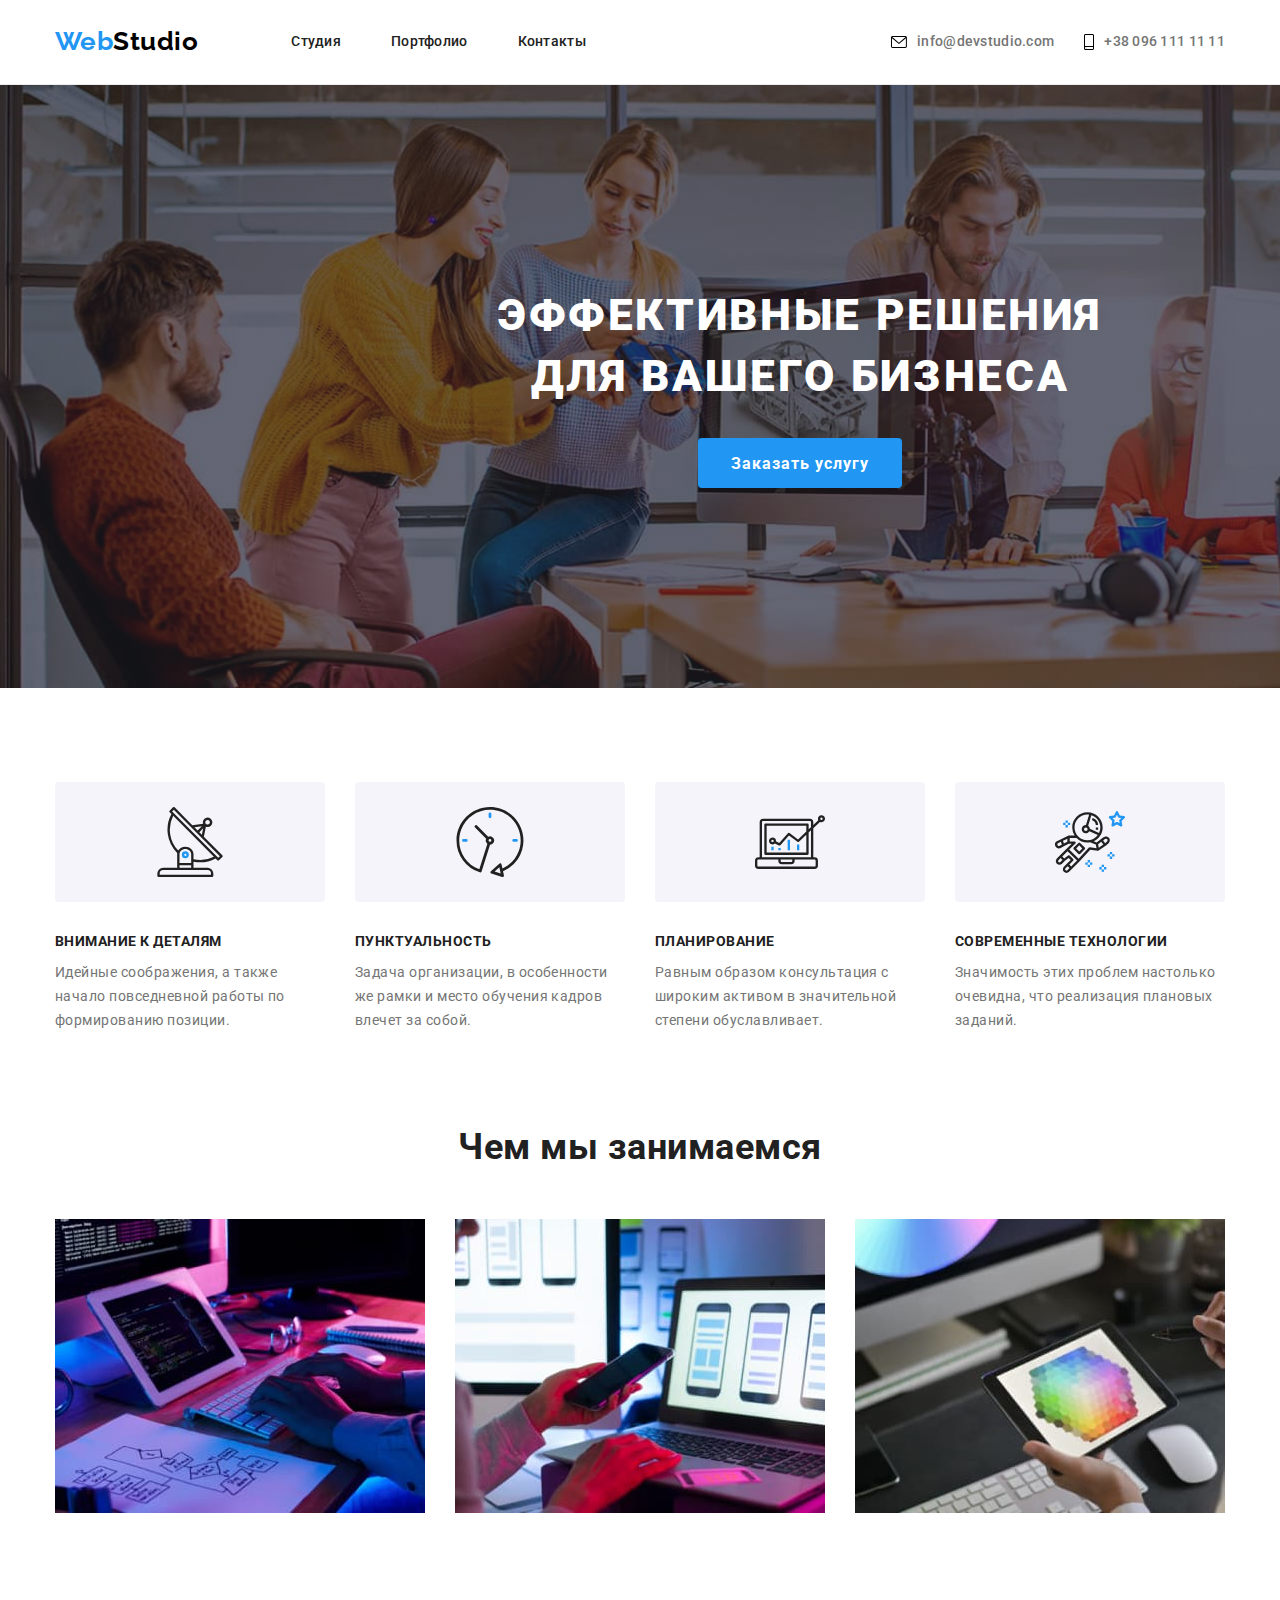
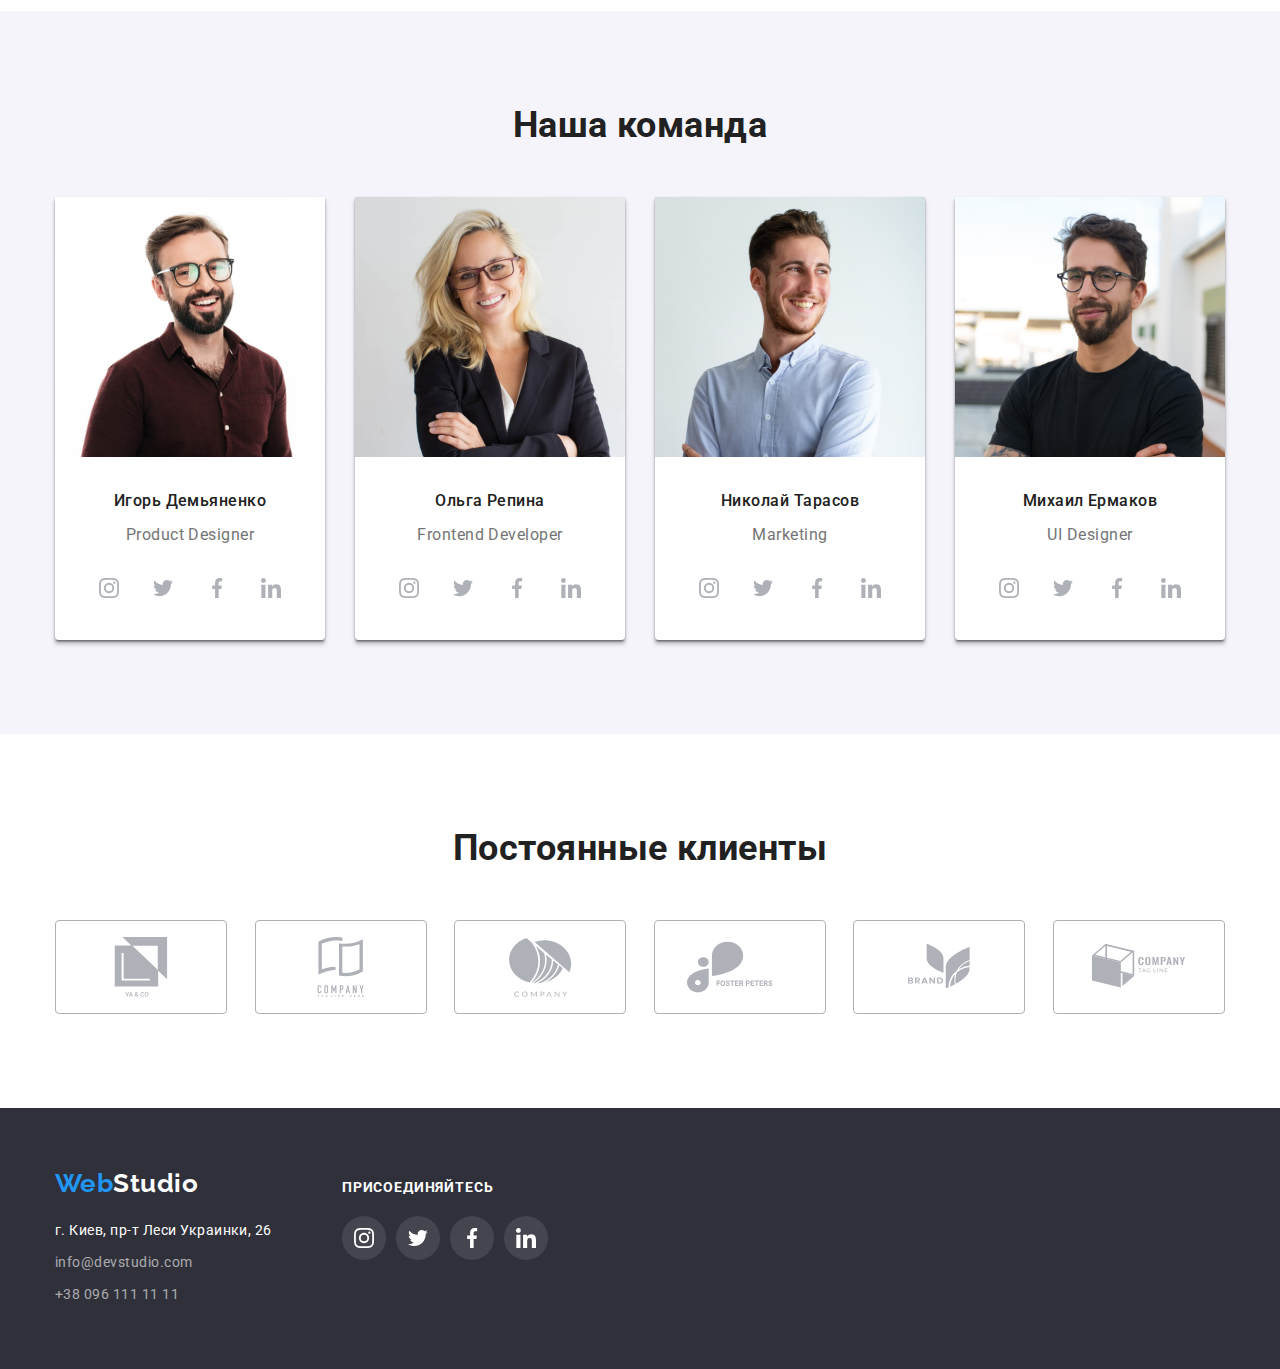
<file: index.html>
<!DOCTYPE html>
<html lang="ru">
<head>
    <meta charset="UTF-8">
    <meta http-equiv="X-UA-Compatible" content="IE=edge">
    <meta name="viewport" content="width=device-width, initial-scale=1.0">
    <title>Studio</title>
    <link 
    rel="preconnect" href="https://fonts.googleapis.com">
    <link 
    rel="preconnect" href="https://fonts.gstatic.com" crossorigin>
    <link 
    href="https://fonts.googleapis.com/css2?family=Raleway:wght@700&family=Roboto:wght@400;500;700;900&display=swap"
        rel="stylesheet">
    <link rel="stylesheet" href="https://cdnjs.cloudflare.com/ajax/libs/modern-normalize/1.1.0/modern-normalize.min.css">
    <link rel="stylesheet" href="./css/style.css">
    
</head>

<body>
    <header class="nav">
        <div class="container main-nav">
            <a class="link-logo" href="./">
                Web<span>Studio</span>
            </a>
            <ul class="nav-links">
                <li class="item">
                    <a href="./index.html" class="list">Студия</a>
                </li>
                <li class="item">
                    <a href="./portfolio.html" class="list">Портфолио</a>
                </li>
                <li class="item">
                    <a href="#" class="list">Контакты</a>
                </li>
            </ul>
            
            <ul class="nav-address">
                <li class="item">
                        <a href="mailto:info@devstudio.com" class="list">
                            <svg class="callback" width="16" height="12">
                                <use href="./images/symbol-defs_v2.svg#icon-envelope"></use>
                            </svg>
                            info@devstudio.com
                        </a>
                </li>
                <li class="item">
                    <a href="tel:380961111111" class="list">
                        <svg class="callback" width="10" height="16">
                            <use href="./images/symbol-defs_v2.svg#icon-smartphone"></use>
                        </svg>
                        +38 096 111 11 11</a>
                </li>
            </ul>
        </div>
    </header>

    <main>
        <section class="hero overlay">
                <div class="container hero-title">
                    <h1 class="title">ЭФФЕКТИВНЫЕ РЕШЕНИЯ <br> ДЛЯ ВАШЕГО БИЗНЕСА</h1>
                    <button type="button" class="button">Заказать услугу</button>
                </div>
            
        </section>

        <section class="functions">
            <div class="container quality">
                <h2 class="section-none">Особенности</h2>
                <ul class="quality-section">
                    <li class="style-quality">
                        <div class="style-quality-group">
                            <svg class="style-quality-title" width="70" height="70" >
                                <use href="./images/symbol-defs_v2.svg#icon-antenna"></use>
                            </svg>
                        </div>
                        <h3 class="section-quality">ВНИМАНИЕ К ДЕТАЛЯМ</h3>
                        <p class="message">Идейные соображения, а также начало повседневной работы по формированию позиции.</p>
                    </li>
                    <li class="style-quality">
                        <div class="style-quality-group">
                            <svg class="style-quality-title" width="70" height="70">
                                <use href="./images/symbol-defs_v2.svg#icon-clock"></use>
                            </svg>
                        </div>
                        <h3 class="section-quality">ПУНКТУАЛЬНОСТЬ</h3>
                        <p class="message">Задача организации, в особенности же рамки и место обучения кадров влечет за собой.</p>
                    </li>
                    <li class="style-quality">
                        <div class="style-quality-group">
                            <svg class="style-quality-title" width="70" height="70">
                                <use href="./images/symbol-defs_v2.svg#icon-diagram"></use>
                            </svg>
                        </div>
                        <h3 class="section-quality">ПЛАНИРОВАНИЕ</h3>
                        <p class="message">Равным образом консультация с широким активом в значительной степени обуславливает.</p>
                    </li>
                    <li class="style-quality">
                        <div class="style-quality-group">
                            <svg class="style-quality-title" width="70" height="70">
                                <use href="./images/symbol-defs_v2.svg#icon-astronaut"></use>
                            </svg>
                        </div>
                        <h3 class="section-quality">СОВРЕМЕННЫЕ ТЕХНОЛОГИИ</h3>
                        <p class="message">Значимость этих проблем настолько очевидна, что реализация плановых заданий.</p>
                    </li>
                </ul>
            </div>
        </section>

        <section class="foto-illustrate">
            <div class="container list-images">
                <h2 class="section-list">Чем мы занимаемся</h2>
                <ul class="illustrate">
                    <li class="item">
                        <img src="./images/box1.jpg" width="370" alt="бокс1" />
                    </li>
                    <li class="item">
                        <img src="./images/box2.jpg" width="370" alt="бокс2" />
                    </li>
                    <li class="item">
                        <img src="./images/box3.jpg" width="370" alt="бокс3" />
                    </li>
                </ul>
            </div>
        </section>
    
        <section class="section works-teams">
            <div class="container our-teams">
                <h2 class="section-list">Наша команда</h2>
                <ul class="section-team">
                    <li class="item">
                        <div class="item-media">
                            <img src="./images/img1.jpg" width="270" alt="Игорь Демьяненко" />
                                <div class="item-title">
                                    <h3 class="title">Игорь Демьяненко</h3>
                                    <p class="proff" lang="en">Product Designer</p>
                                </div>

                                <div class="media-icon">
                                    <ul class="works-teams-icon">
                                            <li class="media-end">
                                                <a href="#" class="icon-networks">
                                                <svg class="networks">
                                                    <use href="./images/symbol-defs_v2.svg#icon-instagram-1"></use>
                                                </svg>
                                                </a>
                                            </li>
                                            <li class="media-end">
                                            <a href="#" class="icon-networks">
                                                <svg class="networks">
                                                    <use href="./images/symbol-defs_v2.svg#icon-twitter-1"></use>
                                                </svg>
                                            </a>
                                            </li>
                                            <li class="media-end">
                                            <a href="#" class="icon-networks">
                                                <svg class="networks">
                                                    <use href="./images/symbol-defs_v2.svg#icon-facebook-1"></use>
                                                </svg>
                                            </a>
                                            </li>
                                            <li class="media-end">
                                            <a href="#" class="icon-networks">
                                                <svg class="networks">
                                                    <use href="./images/symbol-defs_v2.svg#icon-linkedin-1"></use>
                                                </svg>
                                            </a>
                                            </li>
                                        
                                    </ul>
                                </div>
                        </div>
                    </li>
                    <li class="item">
                        <div class="item-media">
                            <img src="./images/img2.jpg" width="270" alt="Ольга Репина" />
                                <div class="item-title">
                                    <h3 class="title">Ольга Репина</h3>
                                    <p class="proff work" lang="en">Frontend Developer</p>
                                </div>
                                <div class="media-icon">
                                    <ul class="works-teams-icon">
                                        
                                            <li class="media-end">
                                                <a href="#" class="icon-networks">
                                                    <svg class="networks">
                                                        <use href="./images/symbol-defs_v2.svg#icon-instagram-1"></use>
                                                    </svg>
                                                </a>
                                            </li>
                                        
                                            <li class="media-end">
                                                <a href="#" class="icon-networks">
                                                    <svg class="networks">
                                                        <use href="./images/symbol-defs_v2.svg#icon-twitter-1"></use>
                                                    </svg>
                                                </a>
                                            </li>
                                        
                                            <li class="media-end">
                                                <a href="#" class="icon-networks">
                                                    <svg class="networks">
                                                        <use href="./images/symbol-defs_v2.svg#icon-facebook-1"></use>
                                                    </svg>
                                                </a>
                                            </li>

                                            <li class="media-end">
                                                <a href="#" class="icon-networks">
                                                    <svg class="networks">
                                                        <use href="./images/symbol-defs_v2.svg#icon-linkedin-1"></use>
                                                    </svg>
                                                </a>
                                            </li>
                                    </ul>
                                </div>
                        </div>
                        
                    </li>
                    <li class="item">
                        <div class="item-media">
                            <img src="./images/img3.jpg" width="270" alt="Николай Тарасов" />
                                <div class="item-title">
                                    <h3 class="title">Николай Тарасов</h3>
                                    <p class="proff work" lang="en">Marketing</p>
                                </div>
                            <div class="media-icon">
                                <ul class="works-teams-icon">
                                        <li class="media-end">
                                            <a href="#" class="icon-networks">
                                                <svg class="networks">
                                                    <use href="./images/symbol-defs_v2.svg#icon-instagram-1"></use>
                                                </svg>
                                            </a>
                                        </li>
                                        <li class="media-end">
                                            <a href="#" class="icon-networks">
                                                <svg class="networks">
                                                    <use href="./images/symbol-defs_v2.svg#icon-twitter-1"></use>
                                                </svg>
                                            </a>
                                        </li>
                                        <li class="media-end">
                                            <a href="#" class="icon-networks">
                                                <svg class="networks">
                                                    <use href="./images/symbol-defs_v2.svg#icon-facebook-1"></use>
                                                </svg>
                                            </a>
                                        </li>
                                        <li class="media-end">
                                            <a href="#" class="icon-networks">
                                                <svg class="networks">
                                                    <use href="./images/symbol-defs_v2.svg#icon-linkedin-1"></use>
                                                </svg>
                                            </a>
                                        </li>
                                </ul>
                            </div>
                        </div>
                    </li>
                    <li class="item">
                        <div class="item-media">
                            <img src="./images/img4.jpg" width="270" alt="Михаил Ермаков" />
                                <div class="item-title">
                                    <h3 class="title">Михаил Ермаков</h3>
                                    <p class="proff work" lang="en">UI Designer</p>
                                </div>
                            <div class="media-icon">
                                <ul class="works-teams-icon">
                                    
                                        <li class="media-end">
                                            <a href="#" class="icon-networks">
                                                <svg class="networks">
                                                    <use href="./images/symbol-defs_v2.svg#icon-instagram-1"></use>
                                                </svg>
                                            </a>
                                        </li>
                                    
                                        <li class="media-end">
                                            <a href="#" class="icon-networks">
                                                <svg class="networks">
                                                    <use href="./images/symbol-defs_v2.svg#icon-twitter-1"></use>
                                                </svg>
                                            </a>
                                        </li>
                                    
                                        <li class="media-end">
                                            <a href="#" class="icon-networks">
                                                <svg class="networks">
                                                    <use href="./images/symbol-defs_v2.svg#icon-facebook-1"></use>
                                                </svg>
                                            </a>
                                        </li>
                                    
                                        <li class="media-end">
                                            <a href="#" class="icon-networks">
                                                <svg class="networks">
                                                    <use href="./images/symbol-defs_v2.svg#icon-linkedin-1"></use>
                                                </svg>
                                            </a>
                                        </li>
                                </ul>
                            </div>
                        </div>
                    </li>
                </ul>
            </div>
        </section>
        <section class="regular-customers">
            <div class="container">
                
                <h2 class="clients">Постоянные клиенты</h2>
                <ul class="group-company">
                    <li class="logo-company">
                        <a class="company-select" href="#">
                            <svg class="client-logo" width="106" height="60">
                                <use href="./images/symbol-defs_v2.svg#icon-yaandco"></use>
                            </svg>
                        </a>
                    </li>
                    <li class="logo-company">
                        <a class="company-select" href="#">
                            <svg class="client-logo" width="106" height="60">
                                <use href="./images/symbol-defs_v2.svg#icon-cth"></use>
                            </svg>
                        </a>
                    </li>
                    <li class="logo-company">
                        <a class="company-select" href="#">
                            <svg class="client-logo" width="106" height="60">
                                <use href="./images/symbol-defs_v2.svg#icon-company"></use>
                            </svg>
                        </a>
                    </li>
                    <li class="logo-company">
                        <a class="company-select" href="#">
                            <svg class="client-logo" width="106" height="60">
                                <use href="./images/symbol-defs_v2.svg#icon-fosterpeters"></use>
                            </svg>
                        </a>
                    </li>
                    <li class="logo-company">
                        <a class="company-select" href="#">
                            <svg class="client-logo" width="106" height="60">
                                <use href="./images/symbol-defs_v2.svg#icon-brand"></use>
                            </svg>
                        </a>
                    </li>
                    <li class="logo-company">
                        <a class="company-select" href="#">
                            <svg class="client-logo" width="106" height="60">
                                <use href="./images/symbol-defs_v2.svg#icon-ctl"></use>
                            </svg>
                        </a>
                    </li>
                </ul>
            </div>
        </section>
        
    </main>

    <footer class="footer">
        <div class="container footer-item">
            <div class="footer-adress">
                <a class="link-logo" href="./index.html">
                    Web<span class="logo-white">Studio</span>
                </a>
                <address>
                    <ul class="flex-footer">
                        <li><a class="footer-address" href="#">г. Киев, пр-т Леси Украинки, 26</a></li>
                        <li><a class="footer-contacts" href="mailto:info@devstudio.com">info@devstudio.com</a></li>
                        <li><a class="footer-contacts tel" href="tel:380961111111">+38 096 111 11 11</a></li>
                    </ul>
                </address>
            </div>
            <div class="footer-icon-networks">
                <h2 class="connect">ПРИСОЕДИНЯЙТЕСЬ</h2>
                <ul class="footer-icons">
                    
                        <li class="media-end-footer">
                            <a href="#" class="footer-networks">
                                <svg class="networks-svg">
                                    <use href="./images/symbol-defs_v2.svg#icon-instagram-2"></use>
                                </svg>
                            </a>
                        </li>
                    
                        <li class="media-end-footer">
                            <a href="#" class="footer-networks">
                                <svg class="networks-svg">
                                    <use href="./images/symbol-defs_v2.svg#icon-twitter-2"></use>
                                </svg>
                            </a>
                        </li>
                    
                        <li class="media-end-footer">
                            <a href="#" class="footer-networks">
                                <svg class="networks-svg">
                                    <use href="./images/symbol-defs_v2.svg#icon-facebook-2"></use>
                                </svg>
                            </a>
                        </li>
                    
                        <li class="media-end-footer">
                            <a href="#" class="footer-networks">
                                <svg class="networks-svg">
                                    <use href="./images/symbol-defs_v2.svg#icon-linkedin-2"></use>
                                </svg>
                            </a>
                        </li>
                </ul>
            </div>
            
        </div>
    </footer>
            
</body>
</html>
</file>
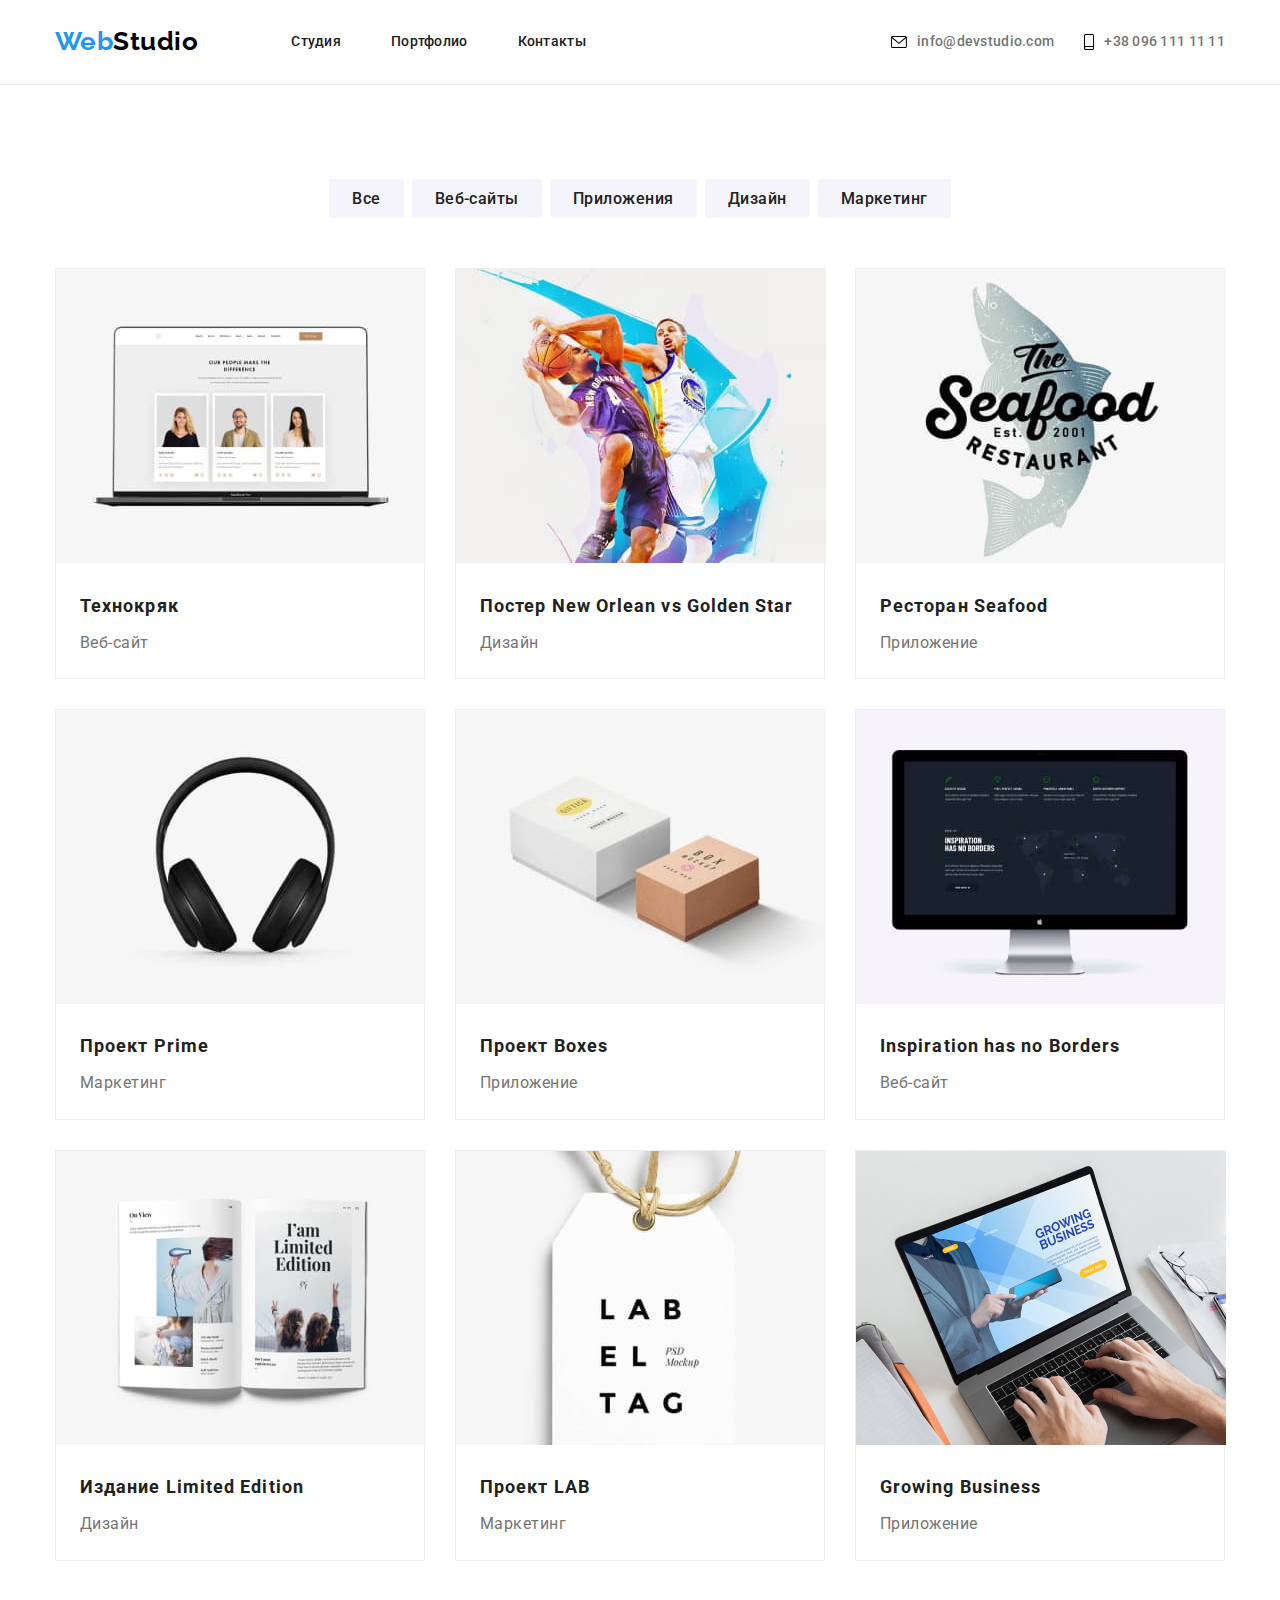
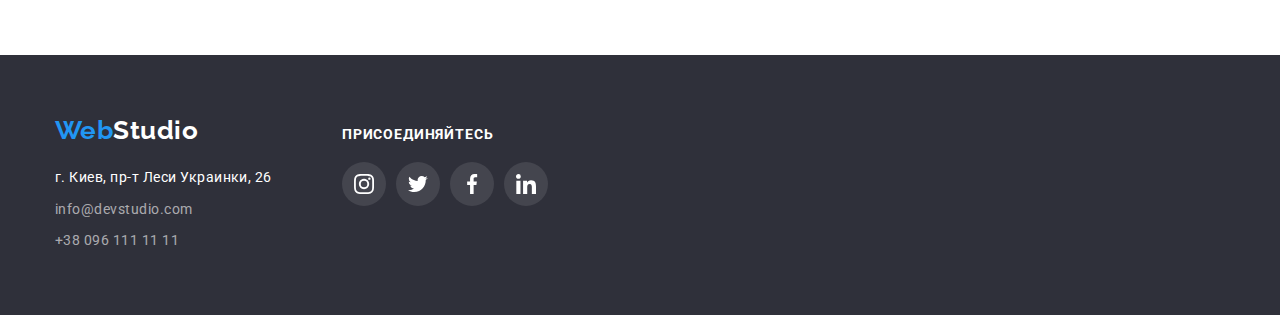
<file: portfolio.html>
<!DOCTYPE html>
<html lang="ru">

<head>
    <meta charset="UTF-8">
    <meta http-equiv="X-UA-Compatible" content="IE=edge">
    <meta name="viewport" content="width=device-width, initial-scale=1.0">
    <title>Document</title>
    <link rel="preconnect" href="https://fonts.googleapis.com">
    <link rel="preconnect" href="https://fonts.gstatic.com" crossorigin>
    <link
        href="https://fonts.googleapis.com/css2?family=Raleway:wght@700&family=Roboto:wght@400;500;700;900&display=swap"
        rel="stylesheet">
    <link rel="stylesheet" href="https://cdnjs.cloudflare.com/ajax/libs/modern-normalize/1.1.0/modern-normalize.min.css">
    <link rel="stylesheet" href="./css/style.css">

    <body>
        <header class="nav">
            <div class="container main-nav">
                <a class="link-logo" href="./">
                    Web<span>Studio</span>
                </a>
                <ul class="nav-links">
                    <li class="item">
                        <a href="./index.html" class="list">Студия</a>
                    </li>
                    <li class="item">
                        <a href="./portfolio.html" class="list">Портфолио</a>
                    </li>
                    <li class="item">
                        <a href="#" class="list">Контакты</a>
                    </li>
                </ul>
        
                <ul class="nav-address">
                    <li class="item">
                        <a href="mailto:info@devstudio.com" class="list">
                            <svg class="callback" width="16" height="12">
                                <use href="./images/symbol-defs_v2.svg#icon-envelope"></use>
                            </svg>
                            info@devstudio.com
                        </a>
                    </li>
                    <li class="item">
                        <a href="tel:380961111111" class="list">
                            <svg class="callback" width="10" height="16">
                                <use href="./images/symbol-defs_v2.svg#icon-smartphone"></use>
                            </svg>
                            +38 096 111 11 11</a>
                    </li>
                </ul>
            </div>
        </header>

        <main>
            <section class="container-filter">
            <h1 class="title-page">Портфолио</h1>
                <div class="container page-presentation">
                    <ul class="filter">
                        <li class="filter-title"><button type="button" class="click">Все</button></li>
                        <li class="filter-title"><button type="button" class="click">Веб-сайты</button></li>
                        <li class="filter-title"><button type="button" class="click">Приложения</button></li>
                        <li class="filter-title"><button type="button" class="click">Дизайн</button></li>
                        <li class="filter-title"><button type="button" class="click">Маркетинг</button></li>
                    </ul>
                    <ul class="presentation">
                        <li class="projects-portfolio">
                            <img src="./images/Технокряк.jpg" width="370" alt="Технокряк" />
                            <div class="presentation-title">
                                <h2 class="section-project">Технокряк</h2>
                                <p class="proff">Веб-сайт</p>
                            </div>
                            
                        </li>
                        <li class="projects-portfolio">
                            <img src="./images/Постер_New_Orlean_vs_Golden_Star.jpg" width="370" alt="Постер New Orlean vs Golden Star" />
                            <div class="presentation-title">
                                <h2 class="section-project">Постер New Orlean vs Golden Star</h2>
                                <p class="proff">Дизайн</p>
                            </div>
                            
                        </li>
                        <li class="projects-portfolio">
                            <img src="./images/Ресторан_Seafood.jpg" width="370" alt="Ресторан Seafood" />
                            <div class="presentation-title">
                                <h2 class="section-project">Ресторан Seafood</h2>
                                <p class="proff">Приложение</p>
                            </div>
                            
                        </li>
                        <li class="projects-portfolio">
                            <img src="./images/Проек_Prime.jpg" width="370" alt="Проект Prime" />
                            <div class="presentation-title">
                                <h2 class="section-project">Проект Prime</h2>
                                <p class="proff">Маркетинг</p>
                            </div>
                            
                        </li>
                        <li class="projects-portfolio">
                            <img src="./images/Проект_Boxes.jpg" width="370" alt="Проект Boxes" />
                            <div class="presentation-title">
                                <h2 class="section-project">Проект Boxes</h2>
                                <p class="proff">Приложение</p>
                            </div>
                            
                        </li>
                        <li class="projects-portfolio">
                            <img src="./images/Inspiration_has_no_Borders.jpg" width="370" alt="Inspiration has no Borders" />
                            <div class="presentation-title">
                                <h2 class="section-project">Inspiration has no Borders</h2>
                                <p class="proff">Веб-сайт</p>
                            </div>
                            
                        </li>
                        <li class="projects-portfolio">
                            <img src="./images/Издание_Limited_Edition.jpg" width="370" alt="Издание Limited Edition" />
                            <div class="presentation-title">
                                <h2 class="section-project">Издание Limited Edition</h2>
                                <p class="proff">Дизайн</p>
                            </div>
                            
                        </li>
                        <li class="projects-portfolio">
                            <img src="./images/Проект_LAB.jpg" width="370" alt="Проект LAB" />
                            <div class="presentation-title">
                                <h2 class="section-project">Проект LAB</h2>
                                <p class="proff">Маркетинг</p>
                            </div>
                            
                        </li>
                        <li class="projects-portfolio">
                            <img src="./images/Growing_Business.jpg" width="370" alt="Growing Business" />
                            <div class="presentation-title">
                                <h2 class="section-project">Growing Business</h2>
                                <p class="proff">Приложение</p>
                            </div>
                            
                        </li>
                    </ul>
                </div>
            </section> 
        </main>

        <footer class="footer">
            <div class="container footer-item">
                <div class="footer-adress">
                    <a class="link-logo" href="./index.html">
                        Web<span class="logo-white">Studio</span>
                    </a>
                    <address>
                        <ul class="flex-footer">
                            <li><a class="footer-address" href="#">г. Киев, пр-т Леси Украинки, 26</a></li>
                            <li><a class="footer-contacts" href="mailto:info@devstudio.com">info@devstudio.com</a></li>
                            <li><a class="footer-contacts tel" href="tel:380961111111">+38 096 111 11 11</a></li>
                        </ul>
                    </address>
                </div>
                <div class="footer-icon-networks">
                    <h2 class="connect">ПРИСОЕДИНЯЙТЕСЬ</h2>
                    <ul class="footer-icons">
                        
                            <li class="media-end-footer">
                                <a href="#" class="footer-networks">
                                    <svg class="networks-svg">
                                        <use href="./images/symbol-defs_v2.svg#icon-instagram-2"></use>
                                    </svg>
                                </a>
                            </li>
                        
                            <li class="media-end-footer">
                                <a href="#" class="footer-networks">
                                    <svg class="networks-svg">
                                        <use href="./images/symbol-defs_v2.svg#icon-twitter-2"></use>
                                    </svg>
                                </a>
                            </li>
                        
                            <li class="media-end-footer">
                                <a href="#" class="footer-networks">
                                    <svg class="networks-svg">
                                        <use href="./images/symbol-defs_v2.svg#icon-facebook-2"></use>
                                    </svg>
                                </a>
                            </li>
                        
                            <li class="media-end-footer">
                                <a href="#" class="footer-networks">
                                    <svg class="networks-svg">
                                        <use href="./images/symbol-defs_v2.svg#icon-linkedin-2"></use>
                                    </svg>
                                </a>
                            </li>
                    </ul>
                </div>
                
            </div>
        </footer>
        
    </body>
    
</html>
</file>
<file: css/style.css>
/* Raleway 700 */
/* c 400 500 700 900*/

/* основной цвет (темный) color: c; links header*/
/* вторичный цвет (серый) color-adress #757575 серый*/
/* акцент color: #2196F3; blue */
/* подвал контакты color: rgba(255, 255, 255, 0.6);*/
/* кнопка color: #FFFFFF; */

/* цвет фона основной background: #FFFFFF; */
/* цвет фона вторичный color hero-page #2F303A*/

html {
    box-sizing: border-box;
}

*,
*::before,
*::after {
    box-sizing: inherit;
}

h1,
h2,
h3,
h4,
p,
ul
{
    margin: 0;
}

ul {
    padding: 0;
    list-style: none;
}

:root {
    --primary-text-color: #757575;
    --title-text-color: #212121;
    --accent-color: #2196F3;
    --primary-white-color: #fff;
    --transparent-color: rgba(255, 255, 255, 0.6);
    --color-fone-click: #F5F4FA;
    --background-color-darkfone: #2F303A;
    --border-color: #ECECEC;
    --box-shadow: 0px 4px 4px rgba(0, 0, 0, 0.15);    
    --background-color-team: #F5F4FA;
    --color-image-icon: #2196F3;
    --color-black: #000;
    --linear-gradient-hero:linear-gradient(rgba(47, 48, 58, 0.4), rgba(47, 48, 58, 0.4));
    --box-shadow-card: 0px 4px 4px rgba(0, 0, 0, 0.25);
    --box-shadow-item-media: 0px 1px 3px rgba(0, 0, 0, 0.12), 0px 1px 1px rgba(0, 0, 0, 0.14), 0px 2px 1px rgba(0, 0, 0, 0.2);
    --icon-color: #AFB1B8;
}

body {
    color: var(--primary-text-color);
    background-color: var(--primary-white-color);
    font-family: Roboto, sans-serif;
    letter-spacing: 0.03em; 
}

/* nav */

.main-nav {
    display: flex;
    align-items: center;
}   

.container {
    width: 1200px;
    margin-left: auto;
    margin-right: auto;
    padding-left: 15px;
    padding-right: 15px;
}

.nav {
    background-color: var(--primary-white-color);
    border-bottom: 1px solid var(--border-color);
    margin: 0;
    
}

.link-logo {
    color: var(--accent-color);
    font-family: 'Raleway', sans-serif;
    font-weight: 700;
    font-size: 26px;
    line-height: 1.2;
    text-decoration: none;
    padding-bottom: 24px;
    padding-top: 24px;
}

.link-logo span {
    color: var(--color-black);
}

.nav-links {
    display: flex;
    flex-wrap: wrap;
    padding-bottom: 32px;
    padding-top: 32px;
    margin-left: 93px;
}

/* .nav-links .item{ */
    /* margin-right: 50px; */
    /* outline: 1px solid tomato; 
}*/

.nav-links .item:not(:last-child) {
    margin-right: 50px;
}

.nav-links .list {
    display: flex;

    color: var(--title-text-color);
    font-family: inherit;
    font-weight: 500;
    font-size: 14px;
    line-height: 1.14;
    letter-spacing: 0.02em;
    text-decoration: none;
}
.nav-links .list:hover, .nav-links .list:focus {
    color: var(--accent-color);
}

.nav-address {
    display: flex;
    flex-wrap: wrap;
    margin: 0;
    padding-bottom: 32px;
    padding-top: 32px;
    margin-left: auto;
}

.nav-address .list {
    color: var(--primary-text-color);
    text-decoration: none;
    font-family: inherit;
    font-weight: 500;
    font-size: 14px;
    line-height: 1.4;
    letter-spacing: 0.02em;

    display: flex;
    align-items: center;
}

.callback {
    margin-right: 10px;
}

.nav-address .item:not(:last-child) {
    margin-right: 30px;
}

.nav-address .list:hover, .nav-address .list:focus {
    color: var(--accent-color);
    fill: var(--accent-color);
}

    

/* hero */
.hero {
    /* background-color: var(--background-color-darkfone); */
    padding-top: 200px;
    padding-bottom: 200px;
}



h1 {
    display: block;
    margin: 0;
    padding: 0;
    padding-bottom: 30px;
}

.hero .title {
    text-align: center;
    box-sizing: border-box;
    color: var(--primary-white-color);
    font-weight: 900;
    font-size: 44px;
    line-height: 1.4;
    letter-spacing: 0.06em;
    font-family: inherit;
} 

.hero-title {
    box-sizing: border-box;
    text-align: center;
    
    
}

.hero .button {
    display: inline-block;
    box-shadow: var(--box-shadow);
    text-align: center;
    border: 1px solid transparent;
    border-radius: 4px;
    padding: 10px 32px;
    margin-top: 0px;
    height: 50px;
    min-width: 200px;
    white-space: nowrap;
    box-shadow: 0px 4px 4px var(--box-shadow);
    text-decoration: none;

    color: var(--primary-white-color);
    background-color: var(--accent-color);
    font-weight: 700;
    font-size: 16px;
    line-height: 1.9;
    letter-spacing: 0.06em;
    cursor: pointer;
    font-family: Roboto, sans-serif;
    }

ul {
    list-style: none;
}

h2 {
    display: inline-block;
    margin: 0;
}

/* hero-overlay */
.overlay {
    min-height: 600px;
    /* outline: 1px solid black; */
    min-width: 1600px;
    margin-left: auto;
    margin-right: auto;
    background-repeat: no-repeat;
    background-position: center;
    background-size: cover;
    background-image: var(--linear-gradient-hero),
         url(..//images/bgr-hero.jpg);
    background-color: var(--color-black);
}

/* quality */
.functions {
    padding-top: 94px;
    padding-bottom: 94px;
}

.quality-section {
    display: flex;
    flex-wrap: nowrap;
}
.style-quality {
    
    width: 1200px;

    
}

.section-quality {
    color: var(--title-text-color);
    font-weight: 700;
    font-size: 14px;
    line-height: 1.4;
    margin-bottom: 10px;
}

.quality-section .style-quality:not(:last-child) {
    margin-right: 30px;
}


/* icon-style */


.style-quality-group {
    display: flex;
    align-items: center;
    justify-content: center;
    box-sizing: border-box;
    width: 270px;
    height: 120px;
    background: var(--background-color-team);
    border-radius: 4px;
    margin-bottom: 30px;
}


/* .nav-address .item:not(:last-child) {
    margin-right: 50px; */

.section-none {
    display: none;
}

.message {
    font-weight: 400;
    font-size: 14px;
    line-height: 1.7;    
}

/* visual */

.list-images {
    text-align: center;
}


.illustrate {
    display: flex;
    flex-wrap: wrap;
    width: 1200px;
    margin-bottom: 94;
}

.foto-illustrate {
    padding-bottom: 94px;
}

.illustrate .item {
    margin-right: 30px;

}

.illustrate .item:nth-child(3n) {
    margin-right: 0;
}

.section-list {
    display: inline-block;
    color: var(--title-text-color);
    font-weight: 700;
    font-size: 36px;
    line-height: 1.16;
}

/* team */
.section-team {
    display: flex;
    margin: 0;
}

.section-team .item {
    margin-right: 30px;
    box-shadow: var(--box-shadow-card);
}

.section-team .item:nth-last-child(-n + 1){
    margin-right: 0;
}

.works-teams {
    padding-bottom: 94px;
    padding-top: 94px;
    background-color: var(--background-color-team);
}

.our-teams {
    text-align: center;
    
}

.section-list {
    margin-top: 94;
    margin-bottom: 50px;
}


.item .title {
    margin-bottom: 10px;
    white-space: nowrap;
}

.title {
    color: var(--title-text-color);
    font-weight: 500;
    font-size: 16px;
    line-height: 1.19;
}

.proff {
    font-weight: 400px;
    font-size: 16px;
    line-height: 1.9;
}

.item-title {
    padding-top: 30px;
    padding-bottom: 16px;
}

.item-media {
    background: var(--primary-white-color);
        /* material shadow v1 */
    
    box-shadow: var(--box-shadow-item-media);
    border-radius: 0px 0px 4px 4px;
}

p {
    display: block;
}
/* icon */

.works-teams-icon {
    display: flex;
    justify-content: center;
    gap: 10px;
    margin: 0;
    padding: 0;
    /* outline: 1px solid tomato; */
    list-style: none;
}


.media-end {
    fill: var(--icon-color);

    /* outline: 1px solid teal; */
}

.media-icon {
    padding: 0px 32px 30px 32px;
}



.networks {
    /* outline: 1px solid black; */
    width: 20px;
    height: 20px;
     border: transparent;
}

.icon-networks {
    display: flex;
    justify-content: center;
    width: 44px;
    height: 44px;
    align-items: center;
    background-color: var(--primary-white-color);
    color: var(--icon-color);;
    border-radius: 50%;
    list-style: none;
    cursor: pointer;
    /* outline: 1px solid black; */
}

.icon-networks:focus,
.icon-networks:hover
 {
    fill: var(--primary-white-color);
    background-color: var(--color-image-icon);
    border: none;
}

.media-end {
    border-radius: 50%;
    background-color: var(--primary-white-color);    
}

/* clients */

.regular-customers {
    padding-top: 94px;
    padding-bottom: 94px;

}

.clients {
    display: block;
    text-align: center;
    margin-bottom: 50px;
    font-family: inherit;
    font-weight: 700;
    font-size: 36px;
    line-height: 1.16;
    cursor: pointer;
    color: var(--title-text-color);
}

.group-company {
    display: flex;
    justify-content: space-between;
}

.logo-company   {
    display: flex;
    justify-items: center;
    align-items: center;
    border: 1px solid var(--icon-color);
    fill: var(--icon-color);
    cursor: pointer;
    border-radius: 4px;
}


.logo-company:hover {
    fill: var(--accent-color);
    border: 1px solid var(--accent-color);
    box-shadow: 0px 4px 4px rgba(0, 0, 0, 0.25)
}

.company-select {
    display: flex;
    justify-content: center;
    align-items: center;
    
    width: 170px;
    height: 92px;
}

.company-select:focus {
    fill: var(--accent-color);
    border: 1px solid var(--accent-color);
    box-shadow: 0px 4px 4px rgba(0, 0, 0, 0.25)
}

.client-logo {
    /* padding: 16px 32px; */
}




/* footer */

.footer {
    background-color: var(--background-color-darkfone);
    padding-top: 60px;
    padding-bottom: 62px;
}

.link-logo .logo-white {
    color: var(--primary-white-color);
    
}

.footer-address {
    display: block;
    color: var(--primary-white-color);
    font-weight: 400;
    font-size: 14px;
    line-height: 1.7;
    text-decoration: none;
    font-family: Roboto, sans-serif;
    font-style: normal;
    text-decoration: none;
}
.footer-contacts {
    display: block;
    color: var(--transparent-color);
    font-weight: 400;
    font-size: 14px;
    line-height: 1.7;
    text-decoration: none;
    font-family: Roboto, sans-serif;
    font-style:normal;
    margin-bottom: 8px;
    }

.container-footer {
    display: flex;
    flex-direction: column;
}

.flex-footer {
    display: flex;
    flex-direction: column;
    margin-top: 0;
    margin-bottom: 0;
}

.tel {
    margin-bottom: 0;
}


.footer-address {
    margin-bottom: 8px;
    margin-top: 20px;
    margin-right: 70px;
}

.nav-address {
    display: flex;;
}

.footer-item .link-logo {
    display: block;
    padding: 0;
}

.footer-item {
    display: flex;

}

.footer-address{
    display: flex;
    display: block;
}

/* footer-icon */

.footer-icon {
    display: block;
    gap: 10px;
}


.networks-svg {
    color: var(--primary-white-color);
    width: 20px;
    height: 20px;
}

.connect {
    margin-top: 12px;
    margin-bottom: 20px;
    font-family: inherit;
    font-weight: 700;
    font-size: 14px;
    letter-spacing: 0.06em;
    line-height: 1.14;
    text-transform: uppercase;
    color: var(--primary-white-color);
    text-decoration: none;
}


.footer-icons {
    display: flex;
    gap: 10px;
}

.media-end-footer {
    border-radius: 50%;
    background-color: rgba(255, 255, 255, 0.1);
}

.media-end-footer:hover
 {
    background-color: var(--color-image-icon);
}

.footer-networks {
    fill: var(--primary-white-color);
    width: 44px;;
    height: 44px;
    border-radius: 50%;
    display: flex;
    justify-content: center;
    align-items: center;
}

.footer-networks:focus {
    background-color: var(--color-image-icon);
}


/* Portfolio */

.title-page {
    display: none;
}

.filter {
    display: flex;
    justify-content: center;
    margin: 0;
    margin-bottom: 50px;

}

.click {
    border-radius: 4px;
    border: 1px solid transparent;
    white-space: nowrap;
    text-decoration: none;
    border-radius: 4px;
    padding: 6px 22px;
}

.filter-title:not(:last-child) {
    margin-right: 8px;
}

.filter-title {
    max-width: max-content;
}


/*  */

.filter .click {
    color: var(--title-text-color);
    background: var(--color-fone-click);
    font-weight: 500;
    font-size: 16px;
    line-height: 1.6; 
    cursor: pointer;
    font-family: Roboto, sans-serif;
    letter-spacing: 0.03em;
}

.container-filter {
    padding-top: 94px;
    padding-bottom: 94px;
}

.filter .click:hover,
.filter .click:focus
 {
    color: var(--primary-white-color);
    background-color: var(--accent-color);
    box-shadow: 0px 4px 4px rgba(0, 0, 0, 0.25);
}

.section-project {
    color: var(--title-text-color);
    font-weight: 700;
    font-size: 18px;
    line-height: 2;
    letter-spacing: 0.06em;
    margin-bottom: 4px;

}

.presentation {
    display: flex;
    flex-wrap: wrap;
    
}

.presentation-title {
    padding: 20px 24px;
    
}
    
.projects-portfolio {

    width: 370px;
    margin-right: 30px;
    margin-bottom: 30px;
    border: 1px solid #eeeeee;
    cursor: pointer;

}

.projects-portfolio:nth-child(3n) {
    margin-right: 0px;
    }

.projects-portfolio:nth-last-child(-n+3) {
    margin-bottom: 0px;
}

.projects-portfolio:hover,
.projects-portfolio:focus {
    box-shadow: 0px 4px 4px rgba(0, 0, 0, 0.25);
}
</file>
